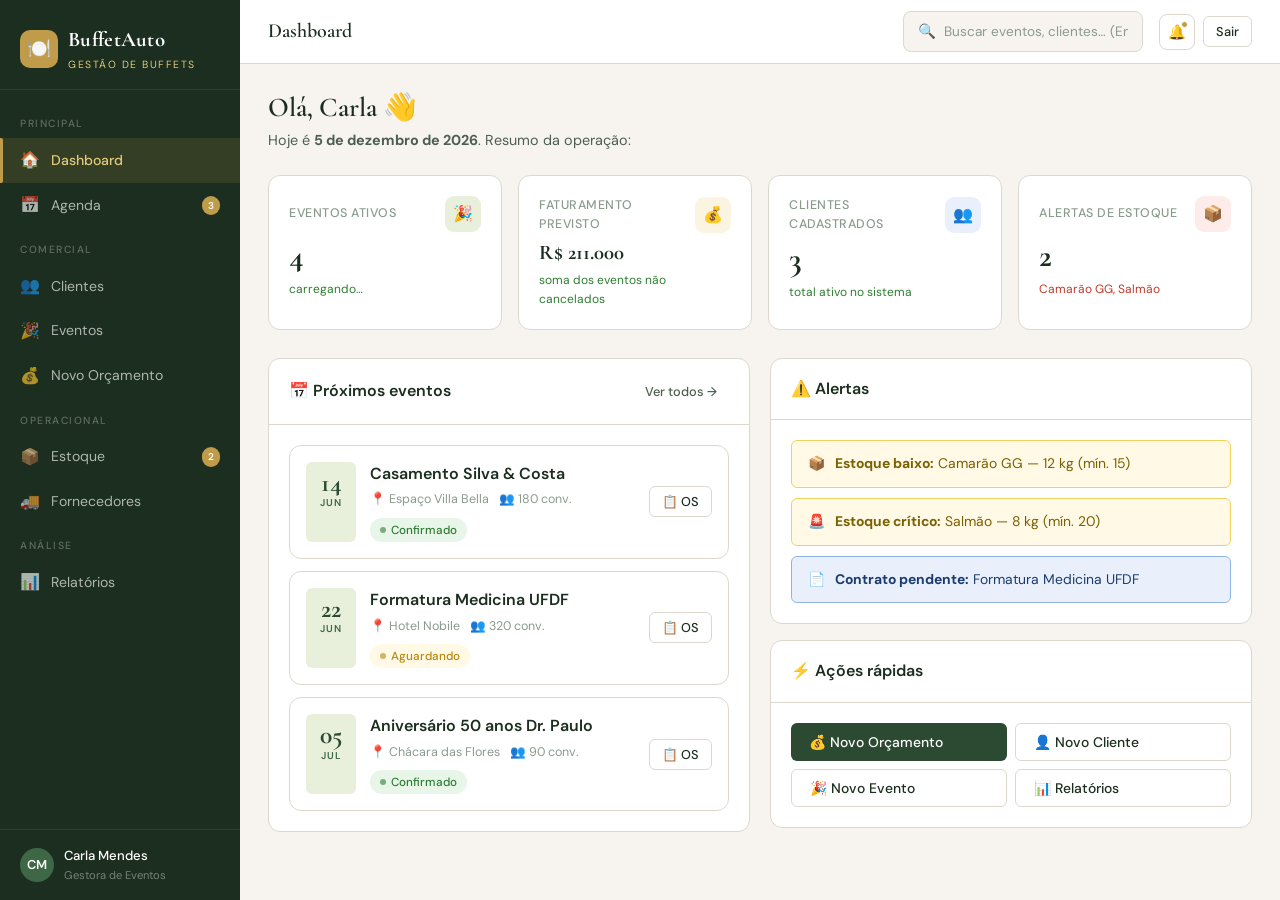
<file: index.html>
<!DOCTYPE html>
<html lang="pt-BR">
<head>
  <meta charset="UTF-8">
  <meta name="viewport" content="width=device-width, initial-scale=1.0">
  <title>BuffetAuto – Sistema de Gestão</title>
  <link rel="stylesheet" href="css/style.css">
</head>
<body>
<div class="app-shell">

  <div class="sidebar-overlay"></div>

  <div id="app-modal">
    <div class="modal-box">
      <div class="modal-header">
        <h3 id="modal-title"></h3>
        <button class="modal-close" onclick="closeModal()">✕</button>
      </div>
      <div id="modal-body"></div>
      <div id="modal-footer"></div>
    </div>
  </div>



  <aside class="sidebar">
    <div class="sidebar-brand">
      <div class="sidebar-logo">
        <div class="sidebar-logo-icon">🍽️</div>
        <div>
          <div class="sidebar-logo-text">BuffetAuto</div>
          <div class="sidebar-logo-sub">Gestão de Buffets</div>
        </div>
      </div>
    </div>
    <nav class="sidebar-nav">
      <div class="nav-section-label">Principal</div>
      <div class="nav-item" data-page="dashboard"><span class="nav-icon">🏠</span> Dashboard</div>
      <div class="nav-item" data-page="agenda"><span class="nav-icon">📅</span> Agenda <span class="nav-badge" id="badge-agenda">3</span></div>

      <div class="nav-section-label">Comercial</div>
      <div class="nav-item" data-page="clientes"><span class="nav-icon">👥</span> Clientes</div>
      <div class="nav-item" data-page="eventos"><span class="nav-icon">🎉</span> Eventos</div>
      <div class="nav-item" data-page="orcamento"><span class="nav-icon">💰</span> Novo Orçamento</div>

      <div class="nav-section-label">Operacional</div>
      <div class="nav-item" data-page="estoque"><span class="nav-icon">📦</span> Estoque <span class="nav-badge">2</span></div>
      <div class="nav-item" data-page="fornecedores"><span class="nav-icon">🚚</span> Fornecedores</div>

      <div class="nav-section-label">Análise</div>
      <div class="nav-item" data-page="relatorios"><span class="nav-icon">📊</span> Relatórios</div>
    </nav>
    <div class="sidebar-footer">
      <div class="sidebar-user">
        <div class="sidebar-avatar">CM</div>
        <div class="sidebar-user-info">
          <div class="sidebar-user-name">Carla Mendes</div>
          <div class="sidebar-user-role">Gestora de Eventos</div>
        </div>
      </div>
    </div>
  </aside>

  <!-- ═══ ÁREA PRINCIPAL ════════════════════════════════════ -->
  <div class="main-area">

    <!-- Topbar -->
    <header class="topbar">
      <button class="hamburger" onclick="toggleSidebar()">☰</button>
      <span class="topbar-title">Dashboard</span>
      <div class="topbar-search">
        <span class="topbar-search-icon">🔍</span>
        <input type="text" id="global-search" placeholder="Buscar eventos, clientes… (Enter)">
      </div>
      <div class="topbar-actions">
        <button class="topbar-btn" title="Notificações" onclick="abrirNotificacoes()">🔔<span class="notif-dot"></span></button>
        <button class="btn btn-outline btn-sm" onclick="window.location.href='pages/login.html'">Sair</button>
      </div>
    </header>

    <!-- ════════════════════════════════════════════════════════
         PÁGINA: Dashboard
    ═════════════════════════════════════════════════════════ -->
    <div id="page-dashboard" class="page" style="display:none">
      <div class="page-content">
        <div class="page-header fade-up">
          <h2>Olá, Carla 👋</h2>
          <p id="dash-data-hoje">Aqui está um resumo da operação hoje.</p>
        </div>

        <div class="stat-grid fade-up-2">
          <div class="stat-card">
            <div class="stat-card-header"><span class="stat-label">Eventos ativos</span><div class="stat-icon green">🎉</div></div>
            <div class="stat-value" id="dash-eventos-mes">—</div>
            <div class="stat-delta up" id="dash-eventos-delta">carregando…</div>
          </div>
          <div class="stat-card">
            <div class="stat-card-header"><span class="stat-label">Faturamento previsto</span><div class="stat-icon gold">💰</div></div>
            <div class="stat-value" id="dash-faturamento" style="font-size:1.3rem">—</div>
            <div class="stat-delta up">soma dos eventos não cancelados</div>
          </div>
          <div class="stat-card">
            <div class="stat-card-header"><span class="stat-label">Clientes cadastrados</span><div class="stat-icon blue">👥</div></div>
            <div class="stat-value" id="dash-clientes">—</div>
            <div class="stat-delta up">total ativo no sistema</div>
          </div>
          <div class="stat-card">
            <div class="stat-card-header"><span class="stat-label">Alertas de estoque</span><div class="stat-icon red">📦</div></div>
            <div class="stat-value" id="dash-alertas">—</div>
            <div class="stat-delta down" id="dash-alertas-nomes">itens abaixo do mínimo</div>
          </div>
        </div>

        <div class="grid-2 fade-up-3">
          <div class="card">
            <div class="card-header">
              <span class="card-title">📅 Próximos eventos</span>
              <button class="btn btn-ghost btn-sm" onclick="navigate('eventos')">Ver todos →</button>
            </div>
            <div class="card-body" id="dash-proximos-eventos" style="display:flex;flex-direction:column;gap:12px">
              <p class="text-muted text-sm">Carregando…</p>
            </div>
          </div>

          <div style="display:flex;flex-direction:column;gap:16px">
            <div class="card">
              <div class="card-header"><span class="card-title">⚠️ Alertas</span></div>
              <div class="card-body" id="dash-alertas-lista" style="display:flex;flex-direction:column;gap:10px">
                <p class="text-muted text-sm">Carregando…</p>
              </div>
            </div>
            <div class="card">
              <div class="card-header"><span class="card-title">⚡ Ações rápidas</span></div>
              <div class="card-body" style="display:grid;grid-template-columns:1fr 1fr;gap:8px">
                <button class="btn btn-primary" onclick="navigate('orcamento')">💰 Novo Orçamento</button>
                <button class="btn btn-outline" onclick="novoCliente()">👤 Novo Cliente</button>
                <button class="btn btn-outline" onclick="navigate('eventos');setTimeout(novoEvento,80)">🎉 Novo Evento</button>
                <button class="btn btn-outline" onclick="navigate('relatorios')">📊 Relatórios</button>
              </div>
            </div>
          </div>
        </div>
      </div>
    </div>

    <!-- ════════════════════════════════════════════════════════
         PÁGINA: Eventos  (UC2 – Gestão de Eventos)
         Atributos: id, nome, tipo, data, local, nConvidados,
                    status, cardapio, responsavel, valorTotal
    ═════════════════════════════════════════════════════════ -->
    <div id="page-eventos" class="page" style="display:none">
      <div class="page-content">
        <div class="page-header fade-up flex justify-between items-center">
          <div>
            <h2>Gestão de Eventos</h2>
            <p>UC2 · Cadastrar, alterar, cancelar eventos e gerar OS</p>
          </div>
          <button class="btn btn-primary" onclick="novoEvento()">+ Novo Evento</button>
        </div>
        <div class="card fade-up-2">
          <div class="card-header">
            <div class="flex gap-2">
              <input id="search-eventos" type="text" class="form-control" placeholder="🔍 Buscar…" style="width:220px">
              <select id="filter-status-eventos" class="form-control" style="width:160px">
                <option value="">Todos os status</option>
                <option value="confirmado">Confirmado</option>
                <option value="aguardando">Aguardando</option>
                <option value="proposta">Proposta</option>
                <option value="cancelado">Cancelado</option>
              </select>
            </div>
            <button class="btn btn-outline btn-sm" onclick="exportarCSV('eventos')">⬇ Exportar CSV</button>
          </div>
          <div class="table-wrapper">
            <table>
              <thead>
                <tr>
                  <th>Evento / Tipo</th>
                  <th>Data</th>
                  <th>Local</th>
                  <th>Convidados</th>
                  <th>Valor total</th>
                  <th>Status</th>
                  <th>Responsável</th>
                  <th>Ações</th>
                </tr>
              </thead>
              <tbody id="eventos-tbody"></tbody>
            </table>
          </div>
        </div>
      </div>
    </div>

    <!-- ════════════════════════════════════════════════════════
         PÁGINA: Clientes  (UC1 – Gestão de Clientes)
         Atributos: id, nome, cpf, email, telefone, endereco,
                    tipoPreferido, dataCadastro, ativo, historico
    ═════════════════════════════════════════════════════════ -->
    <div id="page-clientes" class="page" style="display:none">
      <div class="page-content">
        <div class="page-header fade-up flex justify-between items-center">
          <div>
            <h2>Clientes</h2>
            <p>UC1 · Cadastrar, alterar, consultar e inativar clientes</p>
          </div>
          <button class="btn btn-primary" onclick="novoCliente()">+ Novo Cliente</button>
        </div>
        <div class="card fade-up-2">
          <div class="card-header">
            <input id="search-clientes" type="text" class="form-control" placeholder="🔍 Buscar cliente…" style="width:260px">
            <button class="btn btn-outline btn-sm" onclick="exportarCSV('clientes')">⬇ Exportar CSV</button>
          </div>
          <div class="table-wrapper">
            <table>
              <thead>
                <tr>
                  <th>Cliente</th>
                  <th>CPF/CNPJ</th>
                  <th>Telefone</th>
                  <th>E-mail</th>
                  <th>Tipo preferido</th>
                  <th>Eventos</th>
                  <th>Status</th>
                  <th>Ações</th>
                </tr>
              </thead>
              <tbody id="clientes-tbody"></tbody>
            </table>
          </div>
        </div>
      </div>
    </div>

    <!-- ════════════════════════════════════════════════════════
         PÁGINA: Orçamento  (UC3 – Gerar Orçamento)
         Regras: valorTotal = nConvidados × precoPorPessoa
                 margem = 35%, custo = 65%
    ═════════════════════════════════════════════════════════ -->
    <div id="page-orcamento" class="page" style="display:none">
      <div class="page-content">
        <div class="page-header fade-up">
          <h2>Gerar Orçamento</h2>
          <p>UC3 · Proposta comercial automática com base no cardápio e número de convidados</p>
        </div>
        <div class="grid-2 fade-up-2">
          <div style="display:flex;flex-direction:column;gap:20px">
            <div class="card">
              <div class="card-header"><span class="card-title">👤 Dados do Cliente</span></div>
              <div class="card-body">
                <div class="form-grid form-grid-2" style="gap:14px">
                  <div class="form-group" style="grid-column:1/-1">
                    <label class="form-label">Nome do cliente <span>*</span></label>
                    <input id="orc-nome" class="form-control" placeholder="Nome completo ou empresa">
                  </div>
                  <div class="form-group">
                    <label class="form-label">Telefone</label>
                    <input id="orc-tel" class="form-control" placeholder="(61) 99999-9999">
                  </div>
                  <div class="form-group">
                    <label class="form-label">E-mail</label>
                    <input id="orc-email" type="email" class="form-control" placeholder="cliente@email.com">
                  </div>
                </div>
              </div>
            </div>
            <div class="card">
              <div class="card-header"><span class="card-title">🎉 Dados do Evento</span></div>
              <div class="card-body">
                <div class="form-grid form-grid-2" style="gap:14px">
                  <div class="form-group">
                    <label class="form-label">Tipo de evento <span>*</span></label>
                    <select id="orc-tipo" class="form-control">
                      <option value="">Selecione</option>
                      <option>Casamento</option><option>Formatura</option>
                      <option>Aniversário</option><option>Corporativo</option>
                    </select>
                  </div>
                  <div class="form-group">
                    <label class="form-label">Data do evento</label>
                    <input id="orc-data" type="date" class="form-control">
                  </div>
                  <div class="form-group">
                    <label class="form-label">Nº de convidados <span>*</span></label>
                    <input id="orc-convidados" type="number" class="form-control" placeholder="Ex: 150" min="1">
                  </div>
                  <div class="form-group">
                    <label class="form-label">Local do evento</label>
                    <input id="orc-local" class="form-control" placeholder="Ex: Espaço Villa Bella">
                  </div>
                  <div class="form-group" style="grid-column:1/-1">
                    <label class="form-label">Cardápio <span>*</span></label>
                    <select id="orc-cardapio" class="form-control">
                      <option value="">Selecione o pacote</option>
                      <option value="basico">Básico — R$ 180/pessoa</option>
                      <option value="standard">Standard — R$ 260/pessoa</option>
                      <option value="premium">Premium — R$ 380/pessoa</option>
                      <option value="gourmet">Gourmet — R$ 520/pessoa</option>
                    </select>
                  </div>
                  <div class="form-group" style="grid-column:1/-1">
                    <label style="display:flex;align-items:center;gap:8px;cursor:pointer">
                      <input id="orc-extra" type="checkbox" style="width:16px;height:16px;accent-color:var(--green-700)">
                      <span class="form-label" style="margin:0">Incluir decoração e estrutura (+15%)</span>
                    </label>
                  </div>
                </div>
              </div>
            </div>
            <button class="btn btn-primary" style="padding:12px;justify-content:center;font-size:.95rem" onclick="calcularOrcamento()">
              ✨ Gerar Orçamento Automaticamente
            </button>
          </div>
          <div>
            <div id="orc-result" style="display:none"></div>
            <div class="card" style="background:var(--green-900);border:none;color:#fff" id="orc-info">
              <div class="card-body">
                <h3 style="color:var(--gold-300);margin-bottom:12px">Como funciona</h3>
                <div style="display:flex;flex-direction:column;gap:16px">
                  <div class="flex gap-3"><div style="width:32px;height:32px;background:rgba(192,156,74,.2);border-radius:8px;display:flex;align-items:center;justify-content:center;flex-shrink:0;color:#fff">1</div><div><div style="font-weight:600;font-size:.9rem;color:#fff">Preencha os dados</div><div style="font-size:.82rem;color:rgba(255,255,255,.5)">Cliente, tipo, convidados e cardápio</div></div></div>
                  <div class="flex gap-3"><div style="width:32px;height:32px;background:rgba(192,156,74,.2);border-radius:8px;display:flex;align-items:center;justify-content:center;flex-shrink:0;color:#fff">2</div><div><div style="font-weight:600;font-size:.9rem;color:#fff">Gere o orçamento</div><div style="font-size:.82rem;color:rgba(255,255,255,.5)">Sistema calcula valor, custo (65%) e margem (35%)</div></div></div>
                  <div class="flex gap-3"><div style="width:32px;height:32px;background:rgba(192,156,74,.2);border-radius:8px;display:flex;align-items:center;justify-content:center;flex-shrink:0;color:#fff">3</div><div><div style="font-weight:600;font-size:.9rem;color:#fff">Envie a proposta</div><div style="font-size:.82rem;color:rgba(255,255,255,.5)">PDF gerado automaticamente para o cliente</div></div></div>
                  <div class="flex gap-3"><div style="width:32px;height:32px;background:rgba(192,156,74,.2);border-radius:8px;display:flex;align-items:center;justify-content:center;flex-shrink:0;color:#fff">4</div><div><div style="font-weight:600;font-size:.9rem;color:#fff">Gere o contrato</div><div style="font-size:.82rem;color:rgba(255,255,255,.5)">UC4 · Assinatura digital via FlowSign</div></div></div>
                </div>
              </div>
            </div>
          </div>
        </div>
      </div>
    </div>

    <!-- ════════════════════════════════════════════════════════
         PÁGINA: Estoque  (UC8 – Controle de Estoque)
         Atributos: id, ingrediente, unidade, quantidade,
                    estoqueMinimo, fornecedor
         Ações: UC8.1 registrarEntrada / UC8.2 registrarSaída
                UC8.3 consultarEstoque / UC6 gerarListaCompras
    ═════════════════════════════════════════════════════════ -->
    <div id="page-estoque" class="page" style="display:none">
      <div class="page-content">
        <div class="page-header fade-up flex justify-between items-center">
          <div>
            <h2>Controle de Estoque</h2>
            <p>UC8 · Registrar entradas/saídas · UC6 · Gerar lista de compras</p>
          </div>
          <button class="btn btn-primary" onclick="novoIngrediente()">+ Novo Ingrediente</button>
        </div>
        <div id="estoque-alert-banner" class="alert alert-warning fade-up-2" style="margin-bottom:20px;display:none">
          ⚠️ <strong id="estoque-alert-msg"></strong>
        </div>
        <div class="card fade-up-3">
          <div class="card-header">
            <input id="search-estoque" type="text" class="form-control" placeholder="🔍 Buscar ingrediente…" style="width:260px">
            <div class="flex gap-2">
              <button class="btn btn-outline btn-sm" onclick="gerarListaCompras()">📋 UC6 · Lista de Compras</button>
              <button class="btn btn-outline btn-sm" onclick="exportarCSV('estoque')">⬇ Exportar CSV</button>
            </div>
          </div>
          <div class="table-wrapper">
            <table>
              <thead>
                <tr>
                  <th>Ingrediente</th>
                  <th>Quantidade atual</th>
                  <th>Estoque mínimo</th>
                  <th>Nível</th>
                  <th>Fornecedor</th>
                  <th>Status</th>
                  <th>Ações</th>
                </tr>
              </thead>
              <tbody id="estoque-tbody"></tbody>
            </table>
          </div>
        </div>
      </div>
    </div>

    <!-- ════════════════════════════════════════════════════════
         PÁGINA: Fornecedores  (UC9 – Gestão de Fornecedores)
         Atributos: id, nome, cnpj, categoria, telefone,
                    email, endereco, prazoEntrega, avaliacao, ativo
         Ações: UC9.1 cadastrar / UC9.2 alterar / UC9.3 consultar
    ═════════════════════════════════════════════════════════ -->
    <div id="page-fornecedores" class="page" style="display:none">
      <div class="page-content">
        <div class="page-header fade-up flex justify-between items-center">
          <div>
            <h2>Fornecedores</h2>
            <p>UC9 · Cadastrar, alterar e consultar fornecedores</p>
          </div>
          <button class="btn btn-primary" onclick="novoFornecedor()">+ Novo Fornecedor</button>
        </div>

        <!-- Busca e filtro -->
        <div class="card fade-up-2" style="margin-bottom:20px">
          <div class="card-header">
            <input id="search-fornecedores" type="text" class="form-control" placeholder="🔍 Buscar fornecedor, CNPJ…" style="width:280px">
            <select id="filter-cat-forn" class="form-control" style="width:160px">
              <option value="">Todas as categorias</option>
              <option>Carnes</option><option>Frutos do Mar</option>
              <option>Bebidas</option><option>Laticínios</option><option>Hortifrúti</option>
            </select>
            <button class="btn btn-outline btn-sm" onclick="exportarCSV('fornecedores')">⬇ Exportar CSV</button>
          </div>
        </div>

        <!-- Cards de fornecedores -->
        <div id="fornecedores-container" class="grid-2 fade-up-3"></div>
      </div>
    </div>

    <!-- ════════════════════════════════════════════════════════
         PÁGINA: Agenda  (UC10 – Visualizar Agenda)
         Ações: UC10.1 agendarEvento / UC10.2 consultarAgenda
    ═════════════════════════════════════════════════════════ -->
    <div id="page-agenda" class="page" style="display:none">
      <div class="page-content">
        <div class="page-header fade-up">
          <h2>Agenda de Eventos</h2>
          <p>UC10 · Visualize os eventos agendados por mês</p>
        </div>
        <div class="grid-2 fade-up-2">
          <div class="card">
            <div class="card-body">
              <div class="calendar-header">
                <button class="btn btn-ghost btn-icon" onclick="calNavegar(-1)">‹</button>
                <h3 id="cal-title" style="font-family:'Cormorant Garamond',serif">—</h3>
                <button class="btn btn-ghost btn-icon" onclick="calNavegar(1)">›</button>
              </div>
              <div class="calendar-grid">
                <div class="cal-day-label">Dom</div>
                <div class="cal-day-label">Seg</div>
                <div class="cal-day-label">Ter</div>
                <div class="cal-day-label">Qua</div>
                <div class="cal-day-label">Qui</div>
                <div class="cal-day-label">Sex</div>
                <div class="cal-day-label">Sáb</div>
                <div id="cal-grid" style="display:contents"></div>
              </div>
              <div style="display:flex;align-items:center;gap:12px;margin-top:14px;font-size:.75rem;color:var(--text-muted)">
                <span style="display:flex;align-items:center;gap:5px"><span style="width:8px;height:8px;border-radius:50%;background:var(--gold-500);display:inline-block"></span>Evento agendado</span>
                <span style="display:flex;align-items:center;gap:5px"><span style="width:8px;height:8px;border-radius:50%;background:var(--green-700);display:inline-block"></span>Hoje</span>
              </div>
            </div>
          </div>
          <div style="display:flex;flex-direction:column;gap:12px">
            <h4 id="agenda-mes-label" style="font-family:'Cormorant Garamond',serif">Eventos do mês</h4>
            <div id="agenda-lista-eventos" style="display:flex;flex-direction:column;gap:10px"></div>
          </div>
        </div>
      </div>
    </div>

    <!-- ════════════════════════════════════════════════════════
         PÁGINA: Relatórios  (UC11 + UC12)
         UC11 – Relatório Operacional
         UC12 – Relatório Financeiro
    ═════════════════════════════════════════════════════════ -->
    <div id="page-relatorios" class="page" style="display:none">
      <div class="page-content">
        <div class="page-header fade-up">
          <h2>Relatórios</h2>
          <p>UC11 · Operacional &nbsp;|&nbsp; UC12 · Financeiro</p>
        </div>
        <div class="tabs fade-up-2">
          <div class="tab active" onclick="switchTab(this,'tab-financeiro')">💰 UC12 · Financeiro</div>
          <div class="tab" onclick="switchTab(this,'tab-operacional')">⚙️ UC11 · Operacional</div>
        </div>

        <!-- Tab Financeiro -->
        <div id="tab-financeiro">
          <div class="stat-grid fade-up-3">
            <div class="stat-card">
              <div class="stat-card-header"><span class="stat-label">Faturamento total</span><div class="stat-icon gold">💰</div></div>
              <div class="stat-value" id="rel-faturamento" style="font-size:1.4rem">—</div>
              <div class="stat-delta up">eventos não cancelados</div>
            </div>
            <div class="stat-card">
              <div class="stat-card-header"><span class="stat-label">Ticket médio</span><div class="stat-icon green">🎫</div></div>
              <div class="stat-value" id="rel-ticket" style="font-size:1.4rem">—</div>
              <div class="stat-delta up">por evento</div>
            </div>
            <div class="stat-card">
              <div class="stat-card-header"><span class="stat-label">Margem estimada</span><div class="stat-icon blue">📈</div></div>
              <div class="stat-value" id="rel-margem">—</div>
              <div class="stat-delta up">35% sobre o faturamento</div>
            </div>
            <div class="stat-card">
              <div class="stat-card-header"><span class="stat-label">Eventos cadastrados</span><div class="stat-icon red">🎉</div></div>
              <div class="stat-value" id="rel-qtdevs">—</div>
              <div class="stat-delta up">ativos no sistema</div>
            </div>
          </div>
          <div class="card fade-up-4" style="margin-top:4px">
            <div class="card-header">
              <span class="card-title">Faturamento por tipo de evento</span>
              <button class="btn btn-outline btn-sm" onclick="exportarCSV('eventos')">⬇ Exportar CSV</button>
            </div>
            <div class="card-body" id="rel-barras-tipo" style="display:flex;flex-direction:column;gap:14px">
              <!-- Renderizado por JS -->
            </div>
          </div>
        </div>

        <!-- Tab Operacional -->
        <div id="tab-operacional" style="display:none">
          <div class="stat-grid fade-up-3">
            <div class="stat-card">
              <div class="stat-card-header"><span class="stat-label">OS disponíveis</span><div class="stat-icon green">📋</div></div>
              <div class="stat-value" id="rel-os">—</div>
              <div class="stat-delta up">geradas pelo sistema</div>
            </div>
            <div class="stat-card">
              <div class="stat-card-header"><span class="stat-label">Contratos pendentes</span><div class="stat-icon gold">✍️</div></div>
              <div class="stat-value" id="rel-contratos">—</div>
              <div class="stat-delta down">aguardando assinatura</div>
            </div>
            <div class="stat-card">
              <div class="stat-card-header"><span class="stat-label">Alertas de estoque</span><div class="stat-icon red">📦</div></div>
              <div class="stat-value" id="rel-estoque-alertas">—</div>
              <div class="stat-delta down">itens abaixo do mínimo</div>
            </div>
            <div class="stat-card">
              <div class="stat-card-header"><span class="stat-label">Fornecedores ativos</span><div class="stat-icon blue">🚚</div></div>
              <div class="stat-value" id="rel-fornecedores">—</div>
              <div class="stat-delta up">cadastrados</div>
            </div>
          </div>
        </div>
      </div>
    </div>

  </div><!-- fim main-area -->
</div><!-- fim app-shell -->

<script src="js/app.js"></script>
<script>
function switchTab(el, tabId) {
  document.querySelectorAll('.tab').forEach(t => t.classList.remove('active'));
  el.classList.add('active');
  ['tab-financeiro','tab-operacional'].forEach(id => {
    document.getElementById(id).style.display = id === tabId ? 'block' : 'none';
  });
  if (tabId === 'tab-operacional') renderRelatoriosOperacional();
}
</script>
</body>
</html>
</file>
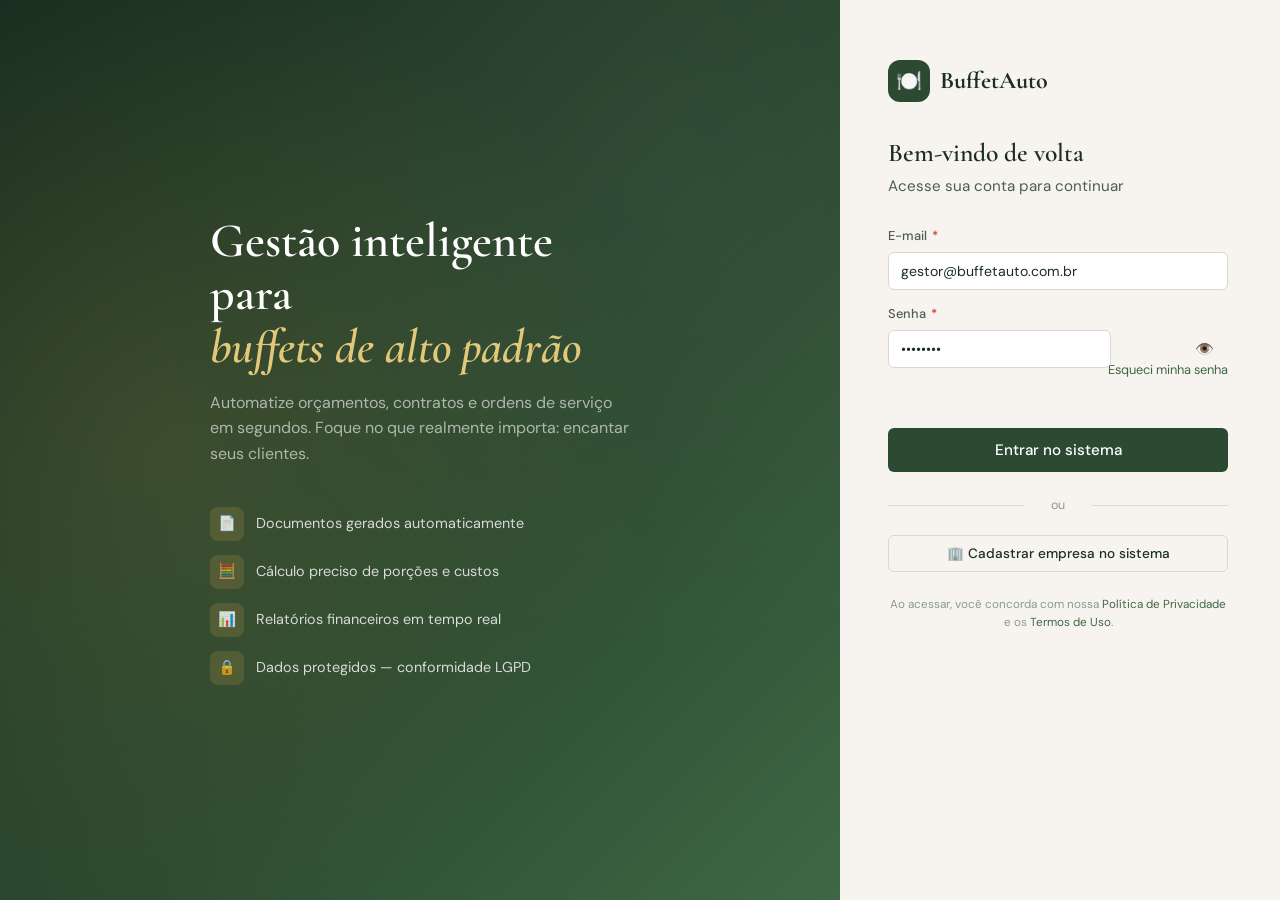
<file: pages/login.html>
<!DOCTYPE html>
<html lang="pt-BR">
<head>
  <meta charset="UTF-8">
  <meta name="viewport" content="width=device-width, initial-scale=1.0">
  <title>BuffetAuto – Acesso</title>
  <link rel="stylesheet" href="../css/style.css">
  <style>
    /* ── Telas ─────────────────────────────────────── */
    .screen {
      display: none;
      width: 100%;
      height: 100%;
      animation: screenIn .35s ease both;
    }
    .screen.active { display: flex; }

    @keyframes screenIn {
      from { opacity: 0; transform: translateX(24px); }
      to   { opacity: 1; transform: translateX(0); }
    }
    @keyframes screenOut {
      from { opacity: 1; transform: translateX(0); }
      to   { opacity: 0; transform: translateX(-24px); }
    }
    .screen.leaving {
      display: flex;
      animation: screenOut .25s ease forwards;
    }

    /* ── Arte lateral dinâmica ──────────────────────── */
    .login-art { transition: background .5s ease; }

    /* ── Painel de cadastro – etapas ────────────────── */
    .step-bar {
      display: flex;
      align-items: center;
      gap: 0;
      margin-bottom: 28px;
    }
    .step {
      display: flex;
      align-items: center;
      gap: 8px;
      flex: 1;
    }
    .step-circle {
      width: 28px; height: 28px;
      border-radius: 50%;
      border: 2px solid var(--border);
      display: flex; align-items: center; justify-content: center;
      font-size: .75rem;
      font-weight: 700;
      color: var(--text-muted);
      background: var(--surface);
      transition: all .3s ease;
      flex-shrink: 0;
    }
    .step-circle.done  { background: var(--green-700); border-color: var(--green-700); color: #fff; }
    .step-circle.active{ background: var(--gold-500);  border-color: var(--gold-500);  color: #fff; }
    .step-label {
      font-size: .72rem;
      color: var(--text-muted);
      font-weight: 500;
      white-space: nowrap;
    }
    .step-label.active { color: var(--gold-500); font-weight: 600; }
    .step-label.done   { color: var(--green-700); }
    .step-line {
      flex: 1;
      height: 2px;
      background: var(--border);
      margin: 0 8px;
      border-radius: 1px;
      transition: background .4s ease;
    }
    .step-line.done { background: var(--green-700); }

    /* ── Campos de form do cadastro ─────────────────── */
    .cad-step { display: none; }
    .cad-step.active { display: block; animation: screenIn .3s ease both; }

    /* ── Sucesso ────────────────────────────────────── */
    .success-icon {
      width: 64px; height: 64px;
      border-radius: 50%;
      background: var(--green-100);
      display: flex; align-items: center; justify-content: center;
      font-size: 1.8rem;
      margin: 0 auto 16px;
      animation: popIn .4s cubic-bezier(.175,.885,.32,1.275) both;
    }
    @keyframes popIn {
      from { transform: scale(0); opacity: 0; }
      to   { transform: scale(1); opacity: 1; }
    }

    /* ── Senha – força ──────────────────────────────── */
    .pwd-strength {
      height: 4px;
      border-radius: 2px;
      background: var(--border);
      margin-top: 6px;
      overflow: hidden;
    }
    .pwd-strength-fill {
      height: 100%;
      border-radius: 2px;
      width: 0%;
      transition: width .3s ease, background .3s ease;
    }
    .pwd-hint { font-size: .72rem; margin-top: 4px; }

    /* ── Toggle senha ───────────────────────────────── */
    .pwd-wrap { position: relative; }
    .pwd-wrap input { padding-right: 40px; }
    .pwd-toggle {
      position: absolute;
      right: 10px; top: 50%;
      transform: translateY(-50%);
      background: none; border: none;
      cursor: pointer; font-size: .95rem;
      color: var(--text-muted);
      padding: 4px;
    }

    /* ── Checkbox termos ────────────────────────────── */
    .terms-check {
      display: flex;
      align-items: flex-start;
      gap: 10px;
      cursor: pointer;
      font-size: .82rem;
      color: var(--text-secondary);
    }
    .terms-check input[type="checkbox"] {
      width: 16px; height: 16px;
      accent-color: var(--green-700);
      flex-shrink: 0;
      margin-top: 2px;
    }

    /* ── Arte lateral – conteúdo por tela ───────────── */
    .art-slide { display: none; }
    .art-slide.active { display: block; animation: screenIn .4s ease both; }

    /* ── Contador regressivo ────────────────────────── */
    #redirect-count {
      font-family: 'Cormorant Garamond', serif;
      font-size: 2.5rem;
      font-weight: 700;
      color: var(--green-700);
      display: block;
      text-align: center;
      margin: 8px 0 4px;
    }
  </style>
</head>
  <title>BuffetAuto – Login</title>
<link rel="stylesheet" href="../css/style.css"></head>
<body>
<div class="login-page" id="login-page">

  <!-- ═══ ARTE LATERAL ═══════════════════════════════════ -->
  <div class="login-art" id="login-art">
    <div class="login-art-pattern"></div>

    <!-- Arte: Login -->
    <div class="art-slide active" id="art-login">
      <div class="login-art-content">
        <h1>Gestão inteligente para<br><em>buffets de alto padrão</em></h1>
        <p>Automatize orçamentos, contratos e ordens de serviço em segundos. Foque no que realmente importa: encantar seus clientes.</p>
        <div class="login-features">
          <div class="login-feature"><div class="login-feature-icon">📄</div><span>Documentos gerados automaticamente</span></div>
          <div class="login-feature"><div class="login-feature-icon">🧮</div><span>Cálculo preciso de porções e custos</span></div>
          <div class="login-feature"><div class="login-feature-icon">📊</div><span>Relatórios financeiros em tempo real</span></div>
          <div class="login-feature"><div class="login-feature-icon">🔒</div><span>Dados protegidos — conformidade LGPD</span></div>
        </div>
      </div>
    </div>

    <!-- Arte: Cadastro -->
    <div class="art-slide" id="art-cadastro">
      <div class="login-art-content">
        <h1>Crie sua conta<br><em>em minutos</em></h1>
        <p>Junte-se a mais de 280 buffets que já automatizaram sua gestão com o BuffetAuto.</p>
        <div class="login-features">
          <div class="login-feature"><div class="login-feature-icon">🚀</div><span>Configure seu buffet em menos de 5 minutos</span></div>
          <div class="login-feature"><div class="login-feature-icon">🆓</div><span>14 dias grátis — sem cartão de crédito</span></div>
          <div class="login-feature"><div class="login-feature-icon">🤝</div><span>Suporte humano incluído no plano</span></div>
          <div class="login-feature"><div class="login-feature-icon">🔄</div><span>Migração dos seus dados sem custo</span></div>
        </div>
        <div style="margin-top:32px;padding:16px 20px;background:rgba(192,156,74,.15);border-radius:12px;border-left:3px solid var(--gold-500)">
          <div style="font-size:.8rem;color:var(--gold-300);font-weight:600;margin-bottom:6px">🌟 DEPOIMENTO</div>
          <div style="font-size:.88rem;color:rgba(255,255,255,.8);line-height:1.5;">"Reduzi o tempo de elaboração de orçamentos de 3 horas para menos de 2 minutos."</div>
          <div style="font-size:.75rem;color:rgba(255,255,255,.4);margin-top:8px">— Carla M., Buffet Villa Rosa · Brasília/DF</div>
        </div>
      </div>
    </div>

    <!-- Arte: Sucesso -->
    <div class="art-slide" id="art-sucesso">
      <div class="login-art-content">
        <h1>Tudo pronto,<br><em>seja bem-vindo!</em></h1>
        <p>Sua conta foi criada com sucesso. Você será redirecionado para o login automaticamente.</p>
        <div class="login-features" style="margin-top:32px">
          <div class="login-feature"><div class="login-feature-icon">✅</div><span>Conta corporativa criada</span></div>
          <div class="login-feature"><div class="login-feature-icon">📧</div><span>E-mail de boas-vindas enviado</span></div>
          <div class="login-feature"><div class="login-feature-icon">🎁</div><span>14 dias de trial ativados</span></div>
        </div>
      </div>
    </div>
  </div>

  <!-- ═══ LADO DO FORMULÁRIO ══════════════════════════════ -->
  <div class="login-form-side">

    <!-- ── TELA 1: LOGIN ─────────────────────────────────── -->
    <div class="screen active" id="screen-login">
      <div class="login-form-box">
        <div class="login-form-logo">
          <div class="login-form-logo-icon">🍽️</div>
          <span class="login-form-logo-name">BuffetAuto</span>
        </div>

        <h2>Bem-vindo de volta</h2>
        <p>Acesse sua conta para continuar</p>

        <div class="form-group" style="margin-top:24px">
          <label class="form-label">E-mail <span>*</span></label>
          <input id="login-email" type="email" class="form-control" placeholder="seu@email.com" value="gestor@buffetauto.com.br">
        </div>

        <div class="form-group" style="margin-top:14px">
          <label class="form-label">Senha <span>*</span></label>
          <div class="pwd-wrap">
            <input id="login-senha" type="password" class="form-control" placeholder="••••••••" value="12345678">
            <button class="pwd-toggle" type="button" onclick="togglePwd('login-senha',this)">👁️</button>
          </div>
        </div>

        <p class="login-forgot"><a href="#" onclick="mostrarEsqueciSenha(event)">Esqueci minha senha</a></p>

        <div id="login-erro" style="display:none" class="alert alert-warning" style="margin-top:12px"></div>

        <button class="btn btn-primary login-submit" style="margin-top:20px" onclick="tentarLogin()">
          Entrar no sistema
        </button>

        <div class="login-divider" style="margin-top:24px">ou</div>

        <div style="margin-top:4px">
          <button class="btn btn-outline w-full" style="justify-content:center;gap:8px;font-size:.85rem"
            onclick="irParaCadastro()">
            🏢 Cadastrar empresa no sistema
          </button>
        </div>

        <p style="text-align:center;font-size:.73rem;color:var(--text-muted);margin-top:24px;line-height:1.5">
          Ao acessar, você concorda com nossa
          <a href="#" style="color:var(--green-500)">Política de Privacidade</a> e os
          <a href="#" style="color:var(--green-500)">Termos de Uso</a>.
        </p>
      </div>
    </div>

    <!-- ── TELA 2: CADASTRO CORPORATIVO ──────────────────── -->
    <div class="screen" id="screen-cadastro">
      <div class="login-form-box" style="max-width:380px">

        <!-- Voltar -->
        <button onclick="irParaLogin()" style="background:none;border:none;cursor:pointer;color:var(--text-muted);font-size:.82rem;display:flex;align-items:center;gap:6px;padding:0;margin-bottom:20px">
          ← Voltar ao login
        </button>

        <div class="login-form-logo">
          <div class="login-form-logo-icon">🏢</div>
          <span class="login-form-logo-name" style="font-size:1.2rem">Cadastro Corporativo</span>
        </div>
        <p style="margin-bottom:24px;font-size:.85rem">Preencha os dados da sua empresa para criar a conta.</p>

        <!-- Barra de etapas -->
        <div class="step-bar">
          <div class="step">
            <div class="step-circle active" id="step-c1">1</div>
            <span class="step-label active" id="step-l1">Empresa</span>
          </div>
          <div class="step-line" id="step-line-1"></div>
          <div class="step">
            <div class="step-circle" id="step-c2">2</div>
            <span class="step-label" id="step-l2">Responsável</span>
          </div>
          <div class="step-line" id="step-line-2"></div>
          <div class="step">
            <div class="step-circle" id="step-c3">3</div>
            <span class="step-label" id="step-l3">Acesso</span>
          </div>
        </div>

        <!-- Etapa 1: Dados da empresa -->
        <div class="cad-step active" id="cad-step-1">
          <div class="form-group" style="margin-bottom:14px">
            <label class="form-label">Razão social / Nome do buffet <span>*</span></label>
            <input id="cad-empresa" class="form-control" placeholder="Ex: Buffet Villa Rosa Ltda">
          </div>
          <div class="form-group" style="margin-bottom:14px">
            <label class="form-label">CNPJ <span>*</span></label>
            <input id="cad-cnpj" class="form-control" placeholder="00.000.000/0001-00" maxlength="18"
              oninput="this.value=maskCNPJ(this.value)">
          </div>
          <div class="form-group" style="margin-bottom:14px">
            <label class="form-label">Cidade / Estado <span>*</span></label>
            <input id="cad-cidade" class="form-control" placeholder="Ex: Brasília / DF">
          </div>
          <div class="form-group" style="margin-bottom:20px">
            <label class="form-label">Segmento principal</label>
            <select id="cad-segmento" class="form-control">
              <option value="">Selecione</option>
              <option>Casamentos</option>
              <option>Eventos Corporativos</option>
              <option>Formaturas</option>
              <option>Buffet Completo (todos os tipos)</option>
            </select>
          </div>
          <button class="btn btn-primary w-full" style="justify-content:center" onclick="avancarEtapa(2)">
            Próximo — Dados do responsável →
          </button>
        </div>

        <!-- Etapa 2: Dados do responsável -->
        <div class="cad-step" id="cad-step-2">
          <div class="form-group" style="margin-bottom:14px">
            <label class="form-label">Nome completo <span>*</span></label>
            <input id="cad-nome" class="form-control" placeholder="Ex: Carla Mendes">
          </div>
          <div class="form-group" style="margin-bottom:14px">
            <label class="form-label">CPF <span>*</span></label>
            <input id="cad-cpf" class="form-control" placeholder="000.000.000-00" maxlength="14"
              oninput="this.value=maskCPF(this.value)">
          </div>
          <div class="form-group" style="margin-bottom:14px">
            <label class="form-label">Telefone / WhatsApp <span>*</span></label>
            <input id="cad-tel" class="form-control" placeholder="(61) 99999-9999" maxlength="15"
              oninput="this.value=maskTel(this.value)">
          </div>
          <div class="form-group" style="margin-bottom:20px">
            <label class="form-label">Cargo</label>
            <select id="cad-cargo" class="form-control">
              <option>Proprietário(a)</option>
              <option>Gestor(a) de Eventos</option>
              <option>Diretor(a)</option>
              <option>Sócio(a)</option>
            </select>
          </div>
          <div class="flex gap-2">
            <button class="btn btn-outline" style="flex:1;justify-content:center" onclick="voltarEtapa(1)">← Voltar</button>
            <button class="btn btn-primary" style="flex:2;justify-content:center" onclick="avancarEtapa(3)">Próximo — Criar acesso →</button>
          </div>
        </div>

        <!-- Etapa 3: Dados de acesso -->
        <div class="cad-step" id="cad-step-3">
          <div class="form-group" style="margin-bottom:14px">
            <label class="form-label">E-mail de acesso <span>*</span></label>
            <input id="cad-email" type="email" class="form-control" placeholder="gestor@seuBuffet.com.br">
          </div>
          <div class="form-group" style="margin-bottom:4px">
            <label class="form-label">Senha <span>*</span></label>
            <div class="pwd-wrap">
              <input id="cad-senha" type="password" class="form-control" placeholder="Mín. 8 caracteres"
                oninput="avaliarSenha(this.value)">
              <button class="pwd-toggle" type="button" onclick="togglePwd('cad-senha',this)">👁️</button>
            </div>
            <div class="pwd-strength"><div class="pwd-strength-fill" id="pwd-fill"></div></div>
            <p class="pwd-hint text-muted" id="pwd-hint">Digite a senha para ver a força</p>
          </div>
          <div class="form-group" style="margin-bottom:16px">
            <label class="form-label">Confirmar senha <span>*</span></label>
            <div class="pwd-wrap">
              <input id="cad-senha2" type="password" class="form-control" placeholder="Repita a senha">
              <button class="pwd-toggle" type="button" onclick="togglePwd('cad-senha2',this)">👁️</button>
            </div>
          </div>
          <label class="terms-check" style="margin-bottom:20px">
            <input type="checkbox" id="cad-termos">
            <span>Li e concordo com os <a href="#" style="color:var(--green-500)">Termos de Uso</a> e a <a href="#" style="color:var(--green-500)">Política de Privacidade</a> do BuffetAuto.</span>
          </label>
          <div id="cad-erro" style="display:none;margin-bottom:12px"></div>
          <div class="flex gap-2">
            <button class="btn btn-outline" style="flex:1;justify-content:center" onclick="voltarEtapa(2)">← Voltar</button>
            <button class="btn btn-gold" style="flex:2;justify-content:center" onclick="finalizarCadastro()">✅ Criar conta</button>
          </div>
        </div>

      </div>
    </div>

    <!-- ── TELA 3: SUCESSO ───────────────────────────────── -->
    <div class="screen" id="screen-sucesso">
      <div class="login-form-box" style="text-align:center">
        <div class="success-icon">🎉</div>
        <h2 style="margin-bottom:8px">Conta criada!</h2>
        <p style="margin-bottom:4px">Bem-vindo(a) ao BuffetAuto,</p>
        <p style="font-weight:600;color:var(--green-700);font-size:1rem;margin-bottom:0" id="sucesso-nome">—</p>
        <p style="font-size:.83rem;color:var(--text-muted);margin-top:4px" id="sucesso-empresa">—</p>

        <div style="margin:24px 0;padding:16px;background:var(--green-100);border-radius:12px;text-align:left">
          <div style="font-size:.8rem;font-weight:600;color:var(--green-700);margin-bottom:10px">✅ O que foi criado</div>
          <div style="display:flex;flex-direction:column;gap:8px;font-size:.83rem;color:var(--text-secondary)">
            <span>🏢 Conta corporativa ativa</span>
            <span>📧 E-mail de boas-vindas enviado</span>
            <span>🎁 14 dias de trial gratuito ativados</span>
            <span>🔐 Acesso liberado ao painel</span>
          </div>
        </div>


        <p style="font-size:.82rem;color:var(--text-muted);margin-bottom:4px">Redirecionando para o login em</p>
        <span id="redirect-count">5</span>
        <p style="font-size:.75rem;color:var(--text-muted)">segundos</p>

      <button class="btn btn-primary login-submit" style="margin-top:20px"
       onclick="window.location.href='../index.html'">
        Entrar no sistema
      </button>


        <button class="btn btn-primary w-full" style="justify-content:center;margin-top:16px" onclick="irParaLoginComDados()">
          Ir para o login agora →
        </button>
      </div>
    </div>

  </div><!-- fim login-form-side -->
</div>

<script>
// ── Dados temporários do cadastro ────────────────────────────
let dadosCadastro = {};
let countdownTimer = null;
let etapaAtual = 1;

// ── Navegação entre telas ─────────────────────────────────────
function goTo(screenId, artId) {
  // Anima saída da tela atual
  const ativa = document.querySelector('.screen.active');
  if (ativa) {
    ativa.classList.add('leaving');
    setTimeout(() => { ativa.classList.remove('active', 'leaving'); }, 250);
  }
  // Entra na nova tela
  setTimeout(() => {
    document.getElementById(screenId).classList.add('active');
  }, 200);

  // Troca arte lateral
  document.querySelectorAll('.art-slide').forEach(a => a.classList.remove('active'));
  document.getElementById(artId).classList.add('active');
}

function irParaCadastro() {
  etapaAtual = 1;
  resetarEtapas();
  goTo('screen-cadastro', 'art-cadastro');
}

function irParaLogin() {
  goTo('screen-login', 'art-login');
}

function irParaLoginComDados() {
  clearInterval(countdownTimer);
  // Preenche o campo de e-mail com o e-mail cadastrado
  if (dadosCadastro.email) {
    setTimeout(() => {
      const el = document.getElementById('login-email');
      if (el) el.value = dadosCadastro.email;
    }, 300);
  }
  goTo('screen-login', 'art-login');
}

// ── Login ─────────────────────────────────────────────────────
function tentarLogin() {
  const email = document.getElementById('login-email').value.trim();
  const senha  = document.getElementById('login-senha').value;
  const erro   = document.getElementById('login-erro');

  if (!email || !senha) {
    mostrarErroLogin('Preencha e-mail e senha para continuar.'); return;
  }

  // Demo: aceita qualquer combinação ou os dados cadastrados
  const emailValido   = email === 'gestor@buffetauto.com.br' || email === dadosCadastro.email;
  const senhaValida   = senha  === '12345678'                || senha  === dadosCadastro.senha;

  if (emailValido && senhaValida) {
    erro.style.display = 'none';
    // Feedback visual antes de redirecionar
    const btn = document.querySelector('#screen-login .btn-primary');
    btn.textContent = '✅ Entrando…';
    btn.disabled = true;
    btn.style.background = 'var(--green-500)';
    setTimeout(() => { window.location.href = '../index.html'; }, 800);
  } else {
    mostrarErroLogin('E-mail ou senha inválidos. Tente: gestor@buffetauto.com.br / 12345678');
  }
}

function mostrarErroLogin(msg) {
  const erro = document.getElementById('login-erro');
  erro.style.display = 'flex';
  erro.className = 'alert alert-warning';
  erro.style.marginTop = '12px';
  erro.style.gap = '8px';
  erro.innerHTML = `<span>⚠️</span><span>${msg}</span>`;
}

function mostrarEsqueciSenha(e) {
  e.preventDefault();
  const email = document.getElementById('login-email').value.trim();
  const msg = email
    ? `Se o e-mail <strong>${email}</strong> estiver cadastrado, você receberá as instruções em breve.`
    : 'Informe seu e-mail no campo acima e tente novamente.';
  mostrarErroLogin(msg);
  document.getElementById('login-erro').className = 'alert alert-info';
  document.getElementById('login-erro').style.marginTop = '12px';
}

// ── Etapas do cadastro ────────────────────────────────────────
function resetarEtapas() {
  [1,2,3].forEach(n => {
    document.getElementById(`cad-step-${n}`).classList.remove('active');
    document.getElementById(`step-c${n}`).className = 'step-circle';
    document.getElementById(`step-l${n}`).className = 'step-label';
  });
  [1,2].forEach(n => document.getElementById(`step-line-${n}`).classList.remove('done'));
  document.getElementById('cad-step-1').classList.add('active');
  document.getElementById('step-c1').classList.add('active');
  document.getElementById('step-l1').classList.add('active');
}

function atualizarBarraEtapas(etapa) {
  [1,2,3].forEach(n => {
    const c = document.getElementById(`step-c${n}`);
    const l = document.getElementById(`step-l${n}`);
    c.className = 'step-circle' + (n < etapa ? ' done' : n === etapa ? ' active' : '');
    l.className  = 'step-label'  + (n < etapa ? ' done' : n === etapa ? ' active' : '');
    if (n < etapa) { c.textContent = '✓'; } else { c.textContent = n; }
  });
  [1,2].forEach(n => {
    document.getElementById(`step-line-${n}`).classList.toggle('done', n < etapa);
  });
}

function avancarEtapa(proxima) {
  // Validações por etapa
  if (proxima === 2) {
    const empresa = document.getElementById('cad-empresa').value.trim();
    const cnpj    = document.getElementById('cad-cnpj').value.trim();
    const cidade  = document.getElementById('cad-cidade').value.trim();
    if (!empresa || !cnpj || !cidade) {
      shakeForm('cad-step-1');
      showToastLocal('Preencha todos os campos obrigatórios.', 'error'); return;
    }
    if (cnpj.replace(/\D/g,'').length < 14) {
      showToastLocal('CNPJ inválido — preencha os 14 dígitos.', 'error'); return;
    }
    dadosCadastro.empresa  = empresa;
    dadosCadastro.cnpj     = cnpj;
    dadosCadastro.cidade   = cidade;
    dadosCadastro.segmento = document.getElementById('cad-segmento').value;
  }

  if (proxima === 3) {
    const nome = document.getElementById('cad-nome').value.trim();
    const cpf  = document.getElementById('cad-cpf').value.trim();
    const tel  = document.getElementById('cad-tel').value.trim();
    if (!nome || !cpf || !tel) {
      shakeForm('cad-step-2');
      showToastLocal('Preencha todos os campos obrigatórios.', 'error'); return;
    }
    dadosCadastro.nome  = nome;
    dadosCadastro.cpf   = cpf;
    dadosCadastro.tel   = tel;
    dadosCadastro.cargo = document.getElementById('cad-cargo').value;
  }

  // Anima saída da etapa atual
  const atual = document.getElementById(`cad-step-${proxima - 1}`);
  atual.style.animation = 'screenOut .2s ease forwards';
  setTimeout(() => {
    atual.classList.remove('active');
    atual.style.animation = '';
    document.getElementById(`cad-step-${proxima}`).classList.add('active');
    etapaAtual = proxima;
    atualizarBarraEtapas(proxima);
  }, 200);
}

function voltarEtapa(anterior) {
  const atual = document.getElementById(`cad-step-${etapaAtual}`);
  atual.classList.remove('active');
  document.getElementById(`cad-step-${anterior}`).classList.add('active');
  etapaAtual = anterior;
  atualizarBarraEtapas(anterior);
}

function finalizarCadastro() {
  const email  = document.getElementById('cad-email').value.trim();
  const senha  = document.getElementById('cad-senha').value;
  const senha2 = document.getElementById('cad-senha2').value;
  const termos = document.getElementById('cad-termos').checked;
  const erroEl = document.getElementById('cad-erro');

  const mostrarErroCad = (msg) => {
    erroEl.style.display = 'flex';
    erroEl.className = 'alert alert-warning';
    erroEl.style.gap = '8px';
    erroEl.innerHTML = `<span>⚠️</span><span>${msg}</span>`;
    shakeForm('cad-step-3');
  };

  if (!email) { mostrarErroCad('Informe o e-mail de acesso.'); return; }
  if (!/^[^\s@]+@[^\s@]+\.[^\s@]+$/.test(email)) { mostrarErroCad('E-mail inválido.'); return; }
  if (senha.length < 8) { mostrarErroCad('A senha deve ter ao mínimo 8 caracteres.'); return; }
  if (senha !== senha2) { mostrarErroCad('As senhas não coincidem.'); return; }
  if (!termos) { mostrarErroCad('Aceite os termos para continuar.'); return; }

  erroEl.style.display = 'none';
  dadosCadastro.email = email;
  dadosCadastro.senha = senha;

  // Feedback no botão
  const btn = document.querySelector('#cad-step-3 .btn-gold');
  btn.textContent = '⏳ Criando conta…';
  btn.disabled = true;

  // Simula processamento (1.2s)
  setTimeout(() => {
    btn.textContent = '✅ Criar conta';
    btn.disabled = false;
    irParaSucesso();
  }, 1200);
}

// ── Tela de sucesso ───────────────────────────────────────────
function irParaSucesso() {
  document.getElementById('sucesso-nome').textContent    = dadosCadastro.nome    || '—';
  document.getElementById('sucesso-empresa').textContent = dadosCadastro.empresa || '—';

  goTo('screen-sucesso', 'art-sucesso');

  // Contador regressivo
  let count = 5;
  document.getElementById('redirect-count').textContent = count;
  countdownTimer = setInterval(() => {
    count--;
    document.getElementById('redirect-count').textContent = count;
    if (count <= 0) {
      clearInterval(countdownTimer);
      irParaLoginComDados();
    }
  }, 1000);
}

// ── Força da senha ────────────────────────────────────────────
function avaliarSenha(val) {
  const fill = document.getElementById('pwd-fill');
  const hint = document.getElementById('pwd-hint');
  let score = 0;
  if (val.length >= 8)  score++;
  if (val.length >= 12) score++;
  if (/[A-Z]/.test(val)) score++;
  if (/[0-9]/.test(val)) score++;
  if (/[^A-Za-z0-9]/.test(val)) score++;

  const levels = [
    { pct:'0%',   bg:'var(--border)',   label:'Digite a senha para ver a força' },
    { pct:'20%',  bg:'var(--danger)',   label:'⚠️ Muito fraca' },
    { pct:'40%',  bg:'#E67E22',         label:'🔶 Fraca' },
    { pct:'60%',  bg:'var(--warning)',  label:'🟡 Razoável' },
    { pct:'80%',  bg:'var(--green-500)',label:'🟢 Boa' },
    { pct:'100%', bg:'var(--green-700)',label:'💪 Excelente' },
  ];
  const l = levels[Math.min(score, 5)];
  fill.style.width      = val.length ? l.pct : '0%';
  fill.style.background = l.bg;
  hint.textContent      = val.length ? l.label : levels[0].label;
  hint.style.color      = val.length ? l.bg : 'var(--text-muted)';
}

// ── Toggle visibilidade de senha ──────────────────────────────
function togglePwd(inputId, btn) {
  const input = document.getElementById(inputId);
  if (input.type === 'password') {
    input.type = 'text';
    btn.textContent = '🙈';
  } else {
    input.type = 'password';
    btn.textContent = '👁️';
  }
}

// ── Máscaras ──────────────────────────────────────────────────
function maskCNPJ(v) {
  return v.replace(/\D/g,'').slice(0,14)
    .replace(/^(\d{2})(\d)/,'$1.$2')
    .replace(/^(\d{2})\.(\d{3})(\d)/,'$1.$2.$3')
    .replace(/\.(\d{3})(\d)/,'.$1/$2')
    .replace(/(\d{4})(\d)/,'$1-$2');
}
function maskCPF(v) {
  return v.replace(/\D/g,'').slice(0,11)
    .replace(/(\d{3})(\d)/,'$1.$2')
    .replace(/(\d{3})\.(\d{3})(\d)/,'$1.$2.$3')
    .replace(/\.(\d{3})(\d{1,2})$/,'.$1-$2');
}
function maskTel(v) {
  const d = v.replace(/\D/g,'').slice(0,11);
  if (d.length <= 10) return d.replace(/^(\d{2})(\d{4})(\d{0,4})/,'($1) $2-$3');
  return d.replace(/^(\d{2})(\d{5})(\d{0,4})/,'($1) $2-$3');
}

// ── Shake de validação ────────────────────────────────────────
function shakeForm(stepId) {
  const el = document.getElementById(stepId);
  el.style.animation = 'none'; el.offsetHeight;
  el.style.animation = 'shake .4s ease';
}

// ── Toast local (sem depender do app.js) ──────────────────────
function showToastLocal(msg, type='success') {
  document.querySelectorAll('.toast-local').forEach(t => t.remove());
  const t = document.createElement('div');
  t.className = 'toast-local';
  t.style.cssText = `position:fixed;bottom:24px;right:24px;z-index:9999;
    background:${type==='success'?'var(--green-900)':'#C0392B'};
    color:#fff;padding:12px 20px;border-radius:10px;font-size:.87rem;
    box-shadow:0 12px 40px rgba(27,46,31,.16);display:flex;align-items:center;gap:10px;
    animation:fadeUp .3s ease;max-width:320px;`;
  t.innerHTML = `<span>${type==='success'?'✅':'❌'}</span><span>${msg}</span>`;
  document.body.appendChild(t);
  setTimeout(() => t.remove(), 3500);
}
</script>

<style>
/* Shake animation para validação */
@keyframes shake {
  0%,100% { transform: translateX(0); }
  20%      { transform: translateX(-6px); }
  40%      { transform: translateX(6px); }
  60%      { transform: translateX(-4px); }
  80%      { transform: translateX(4px); }
}
/* fadeUp para toast local */
@keyframes fadeUp {
  from { opacity:0; transform: translateY(16px); }
  to   { opacity:1; transform: translateY(0); }
}
/* Login form side permite scrolling em mobile */
.login-form-side { overflow-y: auto; }
</style>

</body>
</html>
</file>
<file: css/style.css>
/* ============================================================
   BuffetAuto – Design System
   Fonte: Cormorant Garamond (display) + DM Sans (corpo)
   Paleta: Verde musgo escuro + Dourado + Creme
   ============================================================ */

@import url('https://fonts.googleapis.com/css2?family=Cormorant+Garamond:ital,wght@0,400;0,600;0,700;1,400&family=DM+Sans:wght@300;400;500;600&display=swap');

/* ─── Tokens ─────────────────────────────────────────────── */
:root {
  --bg:          #F7F4EF;
  --surface:     #FFFFFF;
  --surface-alt: #F0EDE6;
  --border:      #DDD8CE;

  --green-900:   #1B2E1F;
  --green-700:   #2C4A31;
  --green-500:   #3E6845;
  --green-200:   #C8DBB0;
  --green-100:   #E8F0DC;

  --gold-500:    #C09C4A;
  --gold-300:    #E2C97A;
  --gold-100:    #FBF4E0;

  --text-primary:   #1B2E1F;
  --text-secondary: #4D5E50;
  --text-muted:     #8A9B8D;

  --danger:   #C0392B;
  --warning:  #D4AC0D;
  --success:  #2E7D32;

  --radius-sm:  6px;
  --radius-md:  12px;
  --radius-lg:  20px;

  --shadow-sm: 0 1px 4px rgba(27,46,31,.08);
  --shadow-md: 0 4px 16px rgba(27,46,31,.12);
  --shadow-lg: 0 12px 40px rgba(27,46,31,.16);

  --sidebar-w: 240px;
  --topbar-h:  64px;

  --transition: .2s ease;
}

/* ─── Reset ──────────────────────────────────────────────── */
*, *::before, *::after { box-sizing: border-box; margin: 0; padding: 0; }
html { font-size: 16px; scroll-behavior: smooth; }
body {
  font-family: 'DM Sans', sans-serif;
  background: var(--bg);
  color: var(--text-primary);
  line-height: 1.55;
  min-height: 100vh;
}
a { text-decoration: none; color: inherit; }
ul, ol { list-style: none; }
button { cursor: pointer; font-family: inherit; }
input, select, textarea { font-family: inherit; }

/* ─── Typography ─────────────────────────────────────────── */
h1, h2, h3, h4 {
  font-family: 'Cormorant Garamond', serif;
  font-weight: 600;
  line-height: 1.2;
}
h1 { font-size: 2.2rem; }
h2 { font-size: 1.7rem; }
h3 { font-size: 1.3rem; }
h4 { font-size: 1.1rem; }
p  { font-size: .95rem; color: var(--text-secondary); }

/* ─── Layout shell ───────────────────────────────────────── */
.app-shell {
  display: flex;
  min-height: 100vh;
}

/* ─── Sidebar ────────────────────────────────────────────── */
.sidebar {
  width: var(--sidebar-w);
  background: var(--green-900);
  display: flex;
  flex-direction: column;
  position: fixed;
  top: 0; left: 0;
  height: 100vh;
  z-index: 100;
  transition: transform var(--transition);
}
.sidebar-brand {
  padding: 24px 20px 16px;
  border-bottom: 1px solid rgba(255,255,255,.08);
}
.sidebar-logo {
  display: flex;
  align-items: center;
  gap: 10px;
}
.sidebar-logo-icon {
  width: 38px; height: 38px;
  background: var(--gold-500);
  border-radius: 10px;
  display: flex; align-items: center; justify-content: center;
  font-size: 1.2rem;
}
.sidebar-logo-text {
  font-family: 'Cormorant Garamond', serif;
  font-size: 1.3rem;
  font-weight: 700;
  color: #fff;
  letter-spacing: .3px;
}
.sidebar-logo-sub {
  font-size: .65rem;
  color: var(--gold-300);
  letter-spacing: 1.5px;
  text-transform: uppercase;
  font-family: 'DM Sans', sans-serif;
  margin-top: 1px;
}
.sidebar-nav {
  flex: 1;
  overflow-y: auto;
  padding: 12px 0;
}
.nav-section-label {
  font-size: .65rem;
  text-transform: uppercase;
  letter-spacing: 1.5px;
  color: rgba(255,255,255,.3);
  padding: 14px 20px 6px;
  font-weight: 500;
}
.nav-item {
  display: flex;
  align-items: center;
  gap: 11px;
  padding: 10px 20px;
  color: rgba(255,255,255,.65);
  font-size: .88rem;
  font-weight: 400;
  border-radius: 0;
  transition: background var(--transition), color var(--transition);
  cursor: pointer;
  position: relative;
}
.nav-item:hover {
  background: rgba(255,255,255,.06);
  color: #fff;
}
.nav-item.active {
  background: rgba(192,156,74,.15);
  color: var(--gold-300);
  font-weight: 500;
}
.nav-item.active::before {
  content: '';
  position: absolute;
  left: 0; top: 0; bottom: 0;
  width: 3px;
  background: var(--gold-500);
  border-radius: 0 2px 2px 0;
}
.nav-icon { font-size: 1rem; width: 20px; text-align: center; flex-shrink: 0; }
.nav-badge {
  margin-left: auto;
  background: var(--gold-500);
  color: #fff;
  font-size: .62rem;
  padding: 2px 6px;
  border-radius: 20px;
  font-weight: 600;
}
.sidebar-footer {
  padding: 16px 20px;
  border-top: 1px solid rgba(255,255,255,.08);
}
.sidebar-user {
  display: flex;
  align-items: center;
  gap: 10px;
}
.sidebar-avatar {
  width: 34px; height: 34px;
  border-radius: 50%;
  background: var(--green-500);
  display: flex; align-items: center; justify-content: center;
  color: #fff;
  font-size: .8rem;
  font-weight: 600;
  flex-shrink: 0;
}
.sidebar-user-info { overflow: hidden; }
.sidebar-user-name {
  font-size: .82rem;
  color: #fff;
  font-weight: 500;
  white-space: nowrap;
  overflow: hidden;
  text-overflow: ellipsis;
}
.sidebar-user-role {
  font-size: .7rem;
  color: rgba(255,255,255,.4);
}

/* ─── Main area ──────────────────────────────────────────── */
.main-area {
  margin-left: var(--sidebar-w);
  flex: 1;
  display: flex;
  flex-direction: column;
  min-height: 100vh;
}

/* ─── Topbar ─────────────────────────────────────────────── */
.topbar {
  height: var(--topbar-h);
  background: var(--surface);
  border-bottom: 1px solid var(--border);
  display: flex;
  align-items: center;
  padding: 0 28px;
  gap: 16px;
  position: sticky;
  top: 0;
  z-index: 50;
}
.topbar-title {
  font-family: 'Cormorant Garamond', serif;
  font-size: 1.25rem;
  font-weight: 600;
  flex: 1;
}
.topbar-search {
  display: flex;
  align-items: center;
  gap: 8px;
  background: var(--bg);
  border: 1px solid var(--border);
  border-radius: 8px;
  padding: 8px 14px;
  width: 240px;
}
.topbar-search input {
  border: none;
  background: transparent;
  outline: none;
  font-size: .85rem;
  color: var(--text-primary);
  width: 100%;
}
.topbar-search input::placeholder { color: var(--text-muted); }
.topbar-search-icon { color: var(--text-muted); font-size: .9rem; }
.topbar-actions { display: flex; align-items: center; gap: 8px; }
.topbar-btn {
  width: 36px; height: 36px;
  border: 1px solid var(--border);
  border-radius: 8px;
  background: var(--surface);
  display: flex; align-items: center; justify-content: center;
  font-size: .9rem;
  color: var(--text-secondary);
  transition: all var(--transition);
  position: relative;
}
.topbar-btn:hover { background: var(--bg); border-color: var(--green-200); }
.notif-dot {
  position: absolute;
  top: 6px; right: 6px;
  width: 7px; height: 7px;
  border-radius: 50%;
  background: var(--gold-500);
  border: 1.5px solid var(--surface);
}

/* ─── Page content ───────────────────────────────────────── */
.page-content {
  padding: 28px;
  flex: 1;
}
.page-header {
  margin-bottom: 24px;
}
.page-header p {
  margin-top: 4px;
  font-size: .9rem;
}
.breadcrumb {
  display: flex;
  align-items: center;
  gap: 6px;
  font-size: .78rem;
  color: var(--text-muted);
  margin-bottom: 6px;
}
.breadcrumb span { color: var(--text-secondary); }

/* ─── Stat Cards ─────────────────────────────────────────── */
.stat-grid {
  display: grid;
  grid-template-columns: repeat(auto-fit, minmax(210px, 1fr));
  gap: 16px;
  margin-bottom: 28px;
}
.stat-card {
  background: var(--surface);
  border: 1px solid var(--border);
  border-radius: var(--radius-md);
  padding: 20px;
  display: flex;
  flex-direction: column;
  gap: 8px;
  transition: box-shadow var(--transition);
}
.stat-card:hover { box-shadow: var(--shadow-md); }
.stat-card-header {
  display: flex;
  align-items: center;
  justify-content: space-between;
}
.stat-label {
  font-size: .78rem;
  color: var(--text-muted);
  font-weight: 500;
  text-transform: uppercase;
  letter-spacing: .5px;
}
.stat-icon {
  width: 36px; height: 36px;
  border-radius: 9px;
  display: flex; align-items: center; justify-content: center;
  font-size: 1rem;
}
.stat-icon.green  { background: var(--green-100); color: var(--green-700); }
.stat-icon.gold   { background: var(--gold-100);  color: var(--gold-500); }
.stat-icon.blue   { background: #EAF0FB; color: #3B6FCC; }
.stat-icon.red    { background: #FDECEA; color: var(--danger); }
.stat-value {
  font-family: 'Cormorant Garamond', serif;
  font-size: 2rem;
  font-weight: 700;
  color: var(--text-primary);
  line-height: 1;
}
.stat-delta {
  font-size: .75rem;
  display: flex;
  align-items: center;
  gap: 4px;
}
.stat-delta.up   { color: var(--success); }
.stat-delta.down { color: var(--danger); }

/* ─── Card ───────────────────────────────────────────────── */
.card {
  background: var(--surface);
  border: 1px solid var(--border);
  border-radius: var(--radius-md);
  overflow: hidden;
}
.card-header {
  padding: 18px 20px;
  border-bottom: 1px solid var(--border);
  display: flex;
  align-items: center;
  justify-content: space-between;
}
.card-title { font-size: 1rem; font-weight: 600; }
.card-body { padding: 20px; }

/* ─── Table ──────────────────────────────────────────────── */
.table-wrapper { overflow-x: auto; }
table {
  width: 100%;
  border-collapse: collapse;
  font-size: .87rem;
}
thead th {
  text-align: left;
  padding: 11px 16px;
  font-size: .73rem;
  text-transform: uppercase;
  letter-spacing: .6px;
  color: var(--text-muted);
  font-weight: 500;
  background: var(--bg);
  border-bottom: 1px solid var(--border);
}
tbody tr {
  border-bottom: 1px solid var(--border);
  transition: background var(--transition);
}
tbody tr:last-child { border-bottom: none; }
tbody tr:hover { background: var(--bg); }
tbody td {
  padding: 12px 16px;
  color: var(--text-primary);
  vertical-align: middle;
}

/* ─── Badges ─────────────────────────────────────────────── */
.badge {
  display: inline-flex;
  align-items: center;
  gap: 5px;
  padding: 3px 10px;
  border-radius: 20px;
  font-size: .73rem;
  font-weight: 500;
}
.badge::before {
  content: '';
  width: 6px; height: 6px;
  border-radius: 50%;
  background: currentColor;
  opacity: .6;
}
.badge-success { background: #E8F5E9; color: #2E7D32; }
.badge-warning { background: #FFF9E6; color: #B8860B; }
.badge-danger  { background: #FDECEA; color: var(--danger); }
.badge-info    { background: #EAF0FB; color: #3B6FCC; }
.badge-muted   { background: var(--surface-alt); color: var(--text-muted); }

/* ─── Buttons ────────────────────────────────────────────── */
.btn {
  display: inline-flex;
  align-items: center;
  gap: 7px;
  padding: 9px 18px;
  border-radius: var(--radius-sm);
  font-size: .87rem;
  font-weight: 500;
  border: none;
  transition: all var(--transition);
}
.btn-primary {
  background: var(--green-700);
  color: #fff;
}
.btn-primary:hover { background: var(--green-900); }
.btn-gold {
  background: var(--gold-500);
  color: #fff;
}
.btn-gold:hover { background: #a8852e; }
.btn-outline {
  background: transparent;
  border: 1px solid var(--border);
  color: var(--text-primary);
}
.btn-outline:hover { border-color: var(--green-500); color: var(--green-700); }
.btn-ghost {
  background: transparent;
  color: var(--text-secondary);
}
.btn-ghost:hover { background: var(--bg); }
.btn-danger {
  background: var(--danger);
  color: #fff;
}
.btn-sm { padding: 6px 12px; font-size: .8rem; }
.btn-icon { padding: 7px; width: 34px; height: 34px; }

/* ─── Form ───────────────────────────────────────────────── */
.form-grid {
  display: grid;
  gap: 16px;
}
.form-grid-2 { grid-template-columns: 1fr 1fr; }
.form-grid-3 { grid-template-columns: 1fr 1fr 1fr; }
.form-group { display: flex; flex-direction: column; gap: 6px; }
.form-label {
  font-size: .8rem;
  font-weight: 500;
  color: var(--text-secondary);
}
.form-label span { color: var(--danger); margin-left: 2px; }
.form-control {
  padding: 9px 12px;
  border: 1px solid var(--border);
  border-radius: var(--radius-sm);
  font-size: .88rem;
  color: var(--text-primary);
  background: var(--surface);
  outline: none;
  transition: border-color var(--transition), box-shadow var(--transition);
}
.form-control:focus {
  border-color: var(--green-500);
  box-shadow: 0 0 0 3px rgba(62,104,69,.12);
}
.form-control::placeholder { color: var(--text-muted); }
textarea.form-control { resize: vertical; min-height: 90px; }
.form-hint { font-size: .75rem; color: var(--text-muted); margin-top: 2px; }

/* ─── Calendar ───────────────────────────────────────────── */
.calendar-header {
  display: flex;
  align-items: center;
  justify-content: space-between;
  margin-bottom: 16px;
}
.calendar-grid {
  display: grid;
  grid-template-columns: repeat(7,1fr);
  gap: 2px;
  text-align: center;
}
.cal-day-label {
  font-size: .7rem;
  font-weight: 600;
  text-transform: uppercase;
  color: var(--text-muted);
  padding: 6px 0;
}
.cal-day {
  padding: 8px 4px;
  border-radius: 8px;
  font-size: .82rem;
  cursor: pointer;
  transition: all var(--transition);
  position: relative;
}
.cal-day:hover { background: var(--green-100); }
.cal-day.other-month { color: var(--text-muted); }
.cal-day.today {
  background: var(--green-700);
  color: #fff;
  font-weight: 600;
}
.cal-day.has-event::after {
  content: '';
  position: absolute;
  bottom: 3px; left: 50%;
  transform: translateX(-50%);
  width: 5px; height: 5px;
  border-radius: 50%;
  background: var(--gold-500);
}
.cal-day.today.has-event::after { background: var(--gold-300); }

/* ─── Progress ───────────────────────────────────────────── */
.progress-bar {
  height: 6px;
  background: var(--border);
  border-radius: 3px;
  overflow: hidden;
}
.progress-fill {
  height: 100%;
  border-radius: 3px;
  background: var(--green-500);
  transition: width .4s ease;
}
.progress-fill.gold { background: var(--gold-500); }

/* ─── Event card ─────────────────────────────────────────── */
.event-card {
  border: 1px solid var(--border);
  border-radius: var(--radius-md);
  padding: 16px;
  background: var(--surface);
  display: flex;
  gap: 14px;
  transition: box-shadow var(--transition);
}
.event-card:hover { box-shadow: var(--shadow-md); }
.event-date-box {
  min-width: 50px;
  text-align: center;
  background: var(--green-100);
  border-radius: var(--radius-sm);
  padding: 8px;
  display: flex;
  flex-direction: column;
  align-items: center;
}
.event-date-day {
  font-family: 'Cormorant Garamond', serif;
  font-size: 1.6rem;
  font-weight: 700;
  color: var(--green-700);
  line-height: 1;
}
.event-date-month {
  font-size: .62rem;
  text-transform: uppercase;
  letter-spacing: 1px;
  color: var(--green-500);
  font-weight: 600;
}
.event-info { flex: 1; }
.event-name { font-weight: 600; margin-bottom: 4px; }
.event-meta {
  font-size: .78rem;
  color: var(--text-muted);
  display: flex;
  flex-wrap: wrap;
  gap: 10px;
}
.event-meta span { display: flex; align-items: center; gap: 4px; }
.event-actions { display: flex; flex-direction: column; gap: 6px; justify-content: center; }

/* ─── Alerts ─────────────────────────────────────────────── */
.alert {
  padding: 12px 16px;
  border-radius: var(--radius-sm);
  font-size: .87rem;
  display: flex;
  align-items: flex-start;
  gap: 10px;
}
.alert-warning { background: #FFF9E6; border: 1px solid #F0D060; color: #7A6000; }
.alert-success { background: #E8F5E9; border: 1px solid #A5D6A7; color: #1B5E20; }
.alert-info    { background: #EAF0FB; border: 1px solid #90B4E8; color: #1A3C6E; }

/* ─── Tabs ───────────────────────────────────────────────── */
.tabs {
  display: flex;
  border-bottom: 2px solid var(--border);
  gap: 0;
  margin-bottom: 24px;
}
.tab {
  padding: 10px 20px;
  font-size: .87rem;
  font-weight: 500;
  color: var(--text-muted);
  cursor: pointer;
  border-bottom: 2px solid transparent;
  margin-bottom: -2px;
  transition: all var(--transition);
}
.tab:hover { color: var(--text-primary); }
.tab.active { color: var(--green-700); border-bottom-color: var(--green-700); }

/* ─── Utilities ──────────────────────────────────────────── */
.flex { display: flex; }
.flex-col { flex-direction: column; }
.items-center { align-items: center; }
.justify-between { justify-content: space-between; }
.gap-2 { gap: 8px; }
.gap-3 { gap: 12px; }
.gap-4 { gap: 16px; }
.grid-2 { display: grid; grid-template-columns: 1fr 1fr; gap: 20px; }
.grid-3 { display: grid; grid-template-columns: 1fr 1fr 1fr; gap: 20px; }
.mb-4 { margin-bottom: 16px; }
.mb-6 { margin-bottom: 24px; }
.mt-2 { margin-top: 8px; }
.text-muted { color: var(--text-muted); }
.text-sm { font-size: .82rem; }
.text-gold { color: var(--gold-500); }
.text-green { color: var(--green-700); }
.font-display { font-family: 'Cormorant Garamond', serif; }
.w-full { width: 100%; }
.divider { border: none; border-top: 1px solid var(--border); margin: 20px 0; }
.section-gap { margin-bottom: 24px; }

/* ─── Login page ─────────────────────────────────────────── */
.login-page {
  min-height: 100vh;
  display: flex;
  background: var(--green-900);
}
.login-art {
  flex: 1;
  background: linear-gradient(135deg, var(--green-900) 0%, var(--green-700) 60%, #3E6845 100%);
  display: flex;
  align-items: center;
  justify-content: center;
  padding: 60px;
  position: relative;
  overflow: hidden;
}
.login-art-pattern {
  position: absolute;
  inset: 0;
  background-image: radial-gradient(circle at 20% 50%, rgba(192,156,74,.15) 0%, transparent 60%),
                    radial-gradient(circle at 80% 20%, rgba(255,255,255,.04) 0%, transparent 50%);
}
.login-art-content { position: relative; text-align: left; color: #fff; max-width: 420px; }
.login-art-content h1 {
  font-size: 3rem;
  color: #fff;
  margin-bottom: 16px;
  line-height: 1.1;
}
.login-art-content h1 em { color: var(--gold-300); font-style: italic; }
.login-art-content p { color: rgba(255,255,255,.6); font-size: 1rem; line-height: 1.6; }
.login-features {
  margin-top: 40px;
  display: flex;
  flex-direction: column;
  gap: 14px;
}
.login-feature {
  display: flex;
  align-items: center;
  gap: 12px;
  color: rgba(255,255,255,.8);
  font-size: .9rem;
}
.login-feature-icon {
  width: 34px; height: 34px;
  background: rgba(192,156,74,.2);
  border-radius: 8px;
  display: flex; align-items: center; justify-content: center;
  font-size: .9rem;
  flex-shrink: 0;
}
.login-form-side {
  width: 440px;
  background: var(--bg);
  display: flex;
  align-items: center;
  justify-content: center;
  padding: 60px 48px;
}
.login-form-box { width: 100%; max-width: 340px; }
.login-form-logo {
  display: flex;
  align-items: center;
  gap: 10px;
  margin-bottom: 36px;
}
.login-form-logo-icon {
  width: 42px; height: 42px;
  background: var(--green-700);
  border-radius: 12px;
  display: flex; align-items: center; justify-content: center;
  font-size: 1.3rem;
}
.login-form-logo-name {
  font-family: 'Cormorant Garamond', serif;
  font-size: 1.5rem;
  font-weight: 700;
  color: var(--green-900);
}
.login-form-box h2 { font-size: 1.6rem; margin-bottom: 6px; }
.login-form-box > p { margin-bottom: 28px; }
.login-forgot { font-size: .8rem; color: var(--green-500); text-align: right; margin-top: -8px; }
.login-submit { width: 100%; padding: 12px; font-size: .95rem; margin-top: 8px; justify-content: center; }
.login-divider {
  text-align: center;
  font-size: .78rem;
  color: var(--text-muted);
  margin: 20px 0;
  position: relative;
}
.login-divider::before, .login-divider::after {
  content: '';
  position: absolute;
  top: 50%;
  width: 40%;
  height: 1px;
  background: var(--border);
}
.login-divider::before { left: 0; }
.login-divider::after  { right: 0; }

/* ─── Scrollbar ──────────────────────────────────────────── */
::-webkit-scrollbar { width: 6px; height: 6px; }
::-webkit-scrollbar-track { background: transparent; }
::-webkit-scrollbar-thumb { background: var(--border); border-radius: 3px; }
::-webkit-scrollbar-thumb:hover { background: var(--text-muted); }

/* ─── Animations ─────────────────────────────────────────── */
@keyframes fadeUp {
  from { opacity:0; transform: translateY(16px); }
  to   { opacity:1; transform: translateY(0); }
}
.fade-up { animation: fadeUp .4s ease both; }
.fade-up-2 { animation: fadeUp .4s .08s ease both; }
.fade-up-3 { animation: fadeUp .4s .16s ease both; }
.fade-up-4 { animation: fadeUp .4s .24s ease both; }

/* ─── Mobile hamburger ───────────────────────────────────── */
.hamburger {
  display: none;
  background: none;
  border: none;
  font-size: 1.2rem;
  color: var(--text-primary);
  padding: 6px;
}
.sidebar-overlay {
  display: none;
  position: fixed;
  inset: 0;
  background: rgba(0,0,0,.4);
  z-index: 99;
}

/* ─── Responsive ─────────────────────────────────────────── */
@media (max-width: 900px) {
  .sidebar { transform: translateX(-100%); }
  .sidebar.open { transform: translateX(0); }
  .sidebar-overlay.open { display: block; }
  .main-area { margin-left: 0; }
  .hamburger { display: flex; }
  .form-grid-2, .form-grid-3 { grid-template-columns: 1fr; }
  .grid-2, .grid-3 { grid-template-columns: 1fr; }
  .login-art { display: none; }
  .login-form-side { width: 100%; }
}

/* ─── Modal ──────────────────────────────────────────────── */
#app-modal {
  display: none;
  position: fixed;
  inset: 0;
  background: rgba(0,0,0,.48);
  z-index: 1000;
  align-items: center;
  justify-content: center;
  padding: 20px;
  backdrop-filter: blur(2px);
}
.modal-box {
  background: var(--surface);
  border-radius: var(--radius-lg);
  width: 100%;
  max-width: 640px;
  max-height: 90vh;
  display: flex;
  flex-direction: column;
  box-shadow: var(--shadow-lg);
  animation: fadeUp .25s ease;
}
.modal-header {
  padding: 20px 24px;
  border-bottom: 1px solid var(--border);
  display: flex;
  align-items: center;
  justify-content: space-between;
  flex-shrink: 0;
}
.modal-header h3 {
  font-family: 'Cormorant Garamond', serif;
  font-size: 1.15rem;
  color: var(--text-primary);
}
.modal-close {
  background: none;
  border: none;
  font-size: 1.2rem;
  cursor: pointer;
  color: var(--text-muted);
  padding: 4px 8px;
  border-radius: 6px;
  transition: background var(--transition);
  line-height: 1;
}
.modal-close:hover { background: var(--bg); color: var(--text-primary); }
#modal-body {
  padding: 24px;
  overflow-y: auto;
  flex: 1;
}
#modal-footer {
  padding: 16px 24px;
  border-top: 1px solid var(--border);
  display: flex;
  justify-content: flex-end;
  gap: 10px;
  flex-shrink: 0;
  background: var(--bg);
  border-radius: 0 0 var(--radius-lg) var(--radius-lg);
}

/* ─── Nav badge (atualização) ────────────────────────────── */
.nav-badge[style*="display: none"] { display: none !important; }

/* ─── Estoque alert banner ───────────────────────────────── */
#estoque-alert-banner {
  display: flex;
  align-items: flex-start;
  gap: 10px;
}

/* ─── Fornecedor card hover ──────────────────────────────── */
#fornecedores-container .card {
  transition: box-shadow var(--transition), transform var(--transition);
}
#fornecedores-container .card:hover {
  box-shadow: var(--shadow-md);
  transform: translateY(-2px);
}

/* ─── Tabs (fix active bottom border) ───────────────────── */
.tabs {
  margin-bottom: 20px;
}

/* ─── Responsive modal ───────────────────────────────────── */
@media (max-width: 640px) {
  #app-modal { padding: 10px; align-items: flex-end; }
  .modal-box { max-height: 95vh; border-radius: var(--radius-lg) var(--radius-lg) 0 0; }
}

/* ─── Print (OS / Contrato) ──────────────────────────────── */
@media print {
  .sidebar, .topbar, #app-modal > div > div:last-child { display: none !important; }
  .main-area { margin-left: 0; }
  #modal-body { max-height: none !important; overflow: visible !important; }
}
</file>
